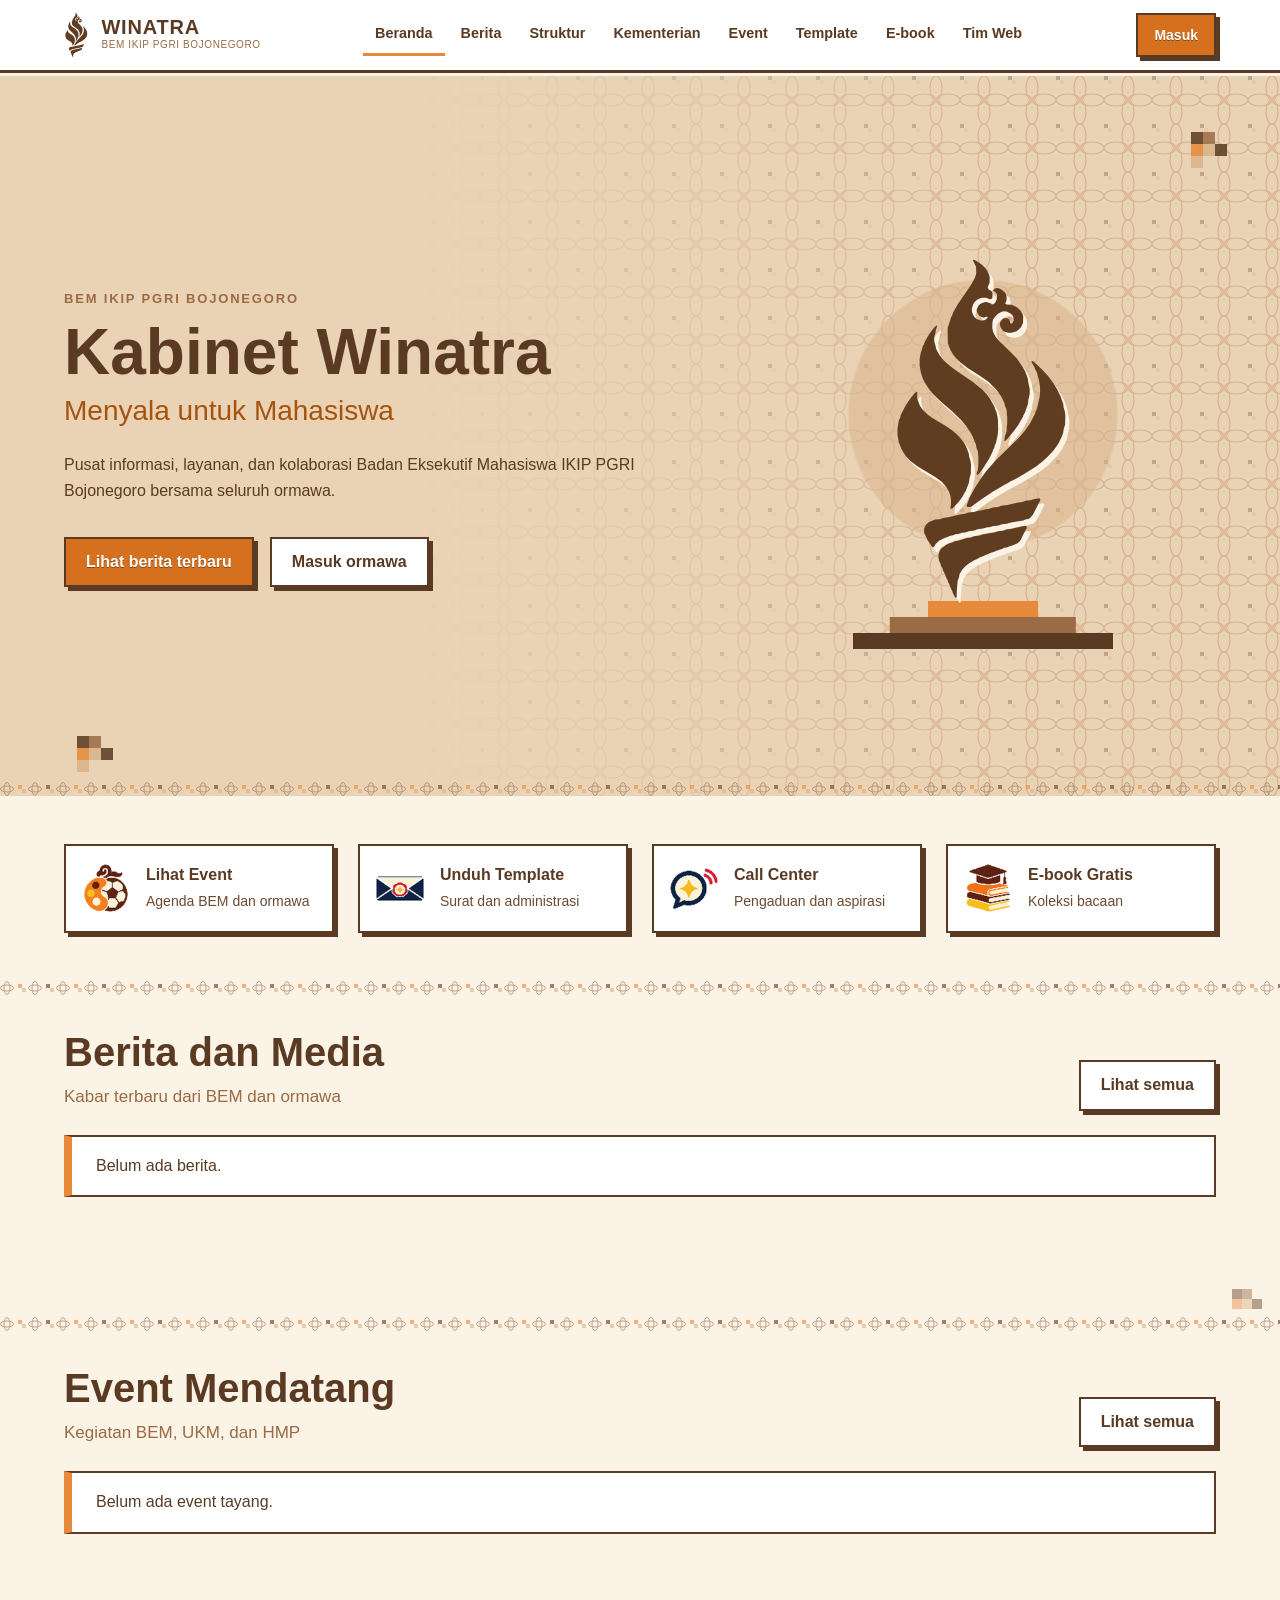
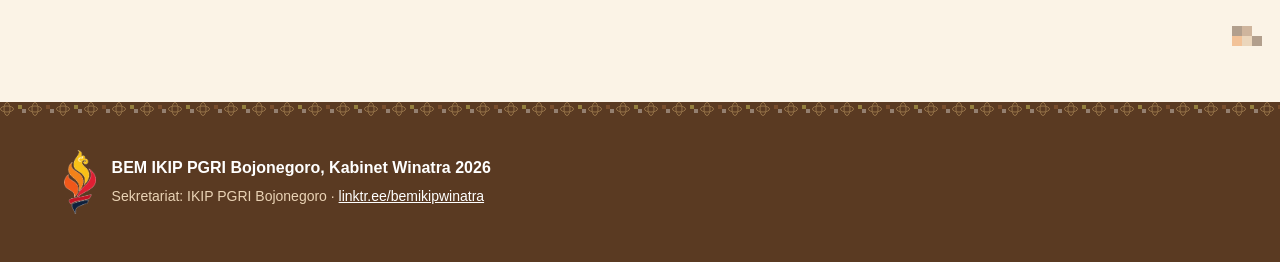
<file: index.html>
<!doctype html>
<html lang="id">
<head>
<meta charset="utf-8">
<meta name="viewport" content="width=device-width, initial-scale=1, viewport-fit=cover">
<meta name="theme-color" content="#5A3A22">
<title>BEM IKIP PGRI Bojonegoro | Kabinet Winatra</title>
<link rel="icon" href="favicon.png">
<link href="https://cdn.jsdelivr.net/npm/bootstrap@5.3.3/dist/css/bootstrap.min.css" rel="stylesheet">
<link href="https://cdn.jsdelivr.net/npm/bootstrap-icons@1.11.3/font/bootstrap-icons.min.css" rel="stylesheet">
<link href="css/style.css?v=lpj3" rel="stylesheet">
</head>
<body>
<a class="skip" href="#app">Lewati ke konten</a>
<header id="top" class="navbar navbar-expand-lg fixed-top">
 <div class="container">
  <a class="brand" href="#/"><img src="assets/logo/kabinet-winatra-coklat.svg" alt="Logo Kabinet Winatra"><span><b>WINATRA</b><small>BEM IKIP PGRI BOJONEGORO</small></span></a>
  <div class="d-flex align-items-center gap-2 order-lg-3">
   <a class="btn btn-px btn-sm login" href="#/login" id="loginLink">Masuk</a>
   <button class="navbar-toggler" data-bs-toggle="offcanvas" data-bs-target="#oc" aria-label="Buka menu"><i class="bi bi-list"></i></button>
  </div>
  <div class="offcanvas offcanvas-end" id="oc" tabindex="-1" aria-label="Menu">
   <div class="offcanvas-header"><b>Menu</b><button class="btn-close" data-bs-dismiss="offcanvas" aria-label="Tutup"></button></div>
   <nav class="offcanvas-body" id="nav"><a href="#/">Beranda</a><a href="#/berita">Berita</a><a href="#/struktur">Struktur</a><a href="#/kementerian">Kementerian</a><a href="#/event">Event</a><a href="#/template">Template</a><a href="#/ebook">E-book</a><a href="#/tim">Tim Web</a></nav>
  </div>
 </div>
</header>
<div id="demo" hidden>Mode demo: data contoh, belum terhubung ke backend</div>
<main id="app"></main>
<footer class="foot">
 <div class="container d-flex gap-3 align-items-center flex-wrap">
  <img src="assets/logo/kabinet-winatra.png" alt="" height="64">
  <div><b>BEM IKIP PGRI Bojonegoro, Kabinet Winatra 2026</b><p>Sekretariat: IKIP PGRI Bojonegoro &middot; <a href="https://linktr.ee/bemikipwinatra">linktr.ee/bemikipwinatra</a></p></div>
 </div>
</footer>
<button id="up" aria-label="Kembali ke atas"><i class="bi bi-arrow-up"></i></button>
<div class="modal fade" id="m" tabindex="-1" aria-labelledby="mt" aria-hidden="true"><div class="modal-dialog modal-dialog-centered modal-dialog-scrollable"><div class="modal-content"><div class="modal-header"><h2 class="modal-title" id="mt"></h2><button class="btn-close" data-bs-dismiss="modal" aria-label="Tutup"></button></div><div class="modal-body" id="mb"></div><div class="modal-footer" id="mf"></div></div></div></div>
<div class="toast-container" id="tc"></div>
<script src="https://cdn.jsdelivr.net/npm/bootstrap@5.3.3/dist/js/bootstrap.bundle.min.js"></script>
<script src="js/config.js?v=lpj3"></script>
<script src="js/demo-data.js?v=lpj3"></script>
<script src="js/app.js?v=lpj3"></script>
</body>
</html>
</file>
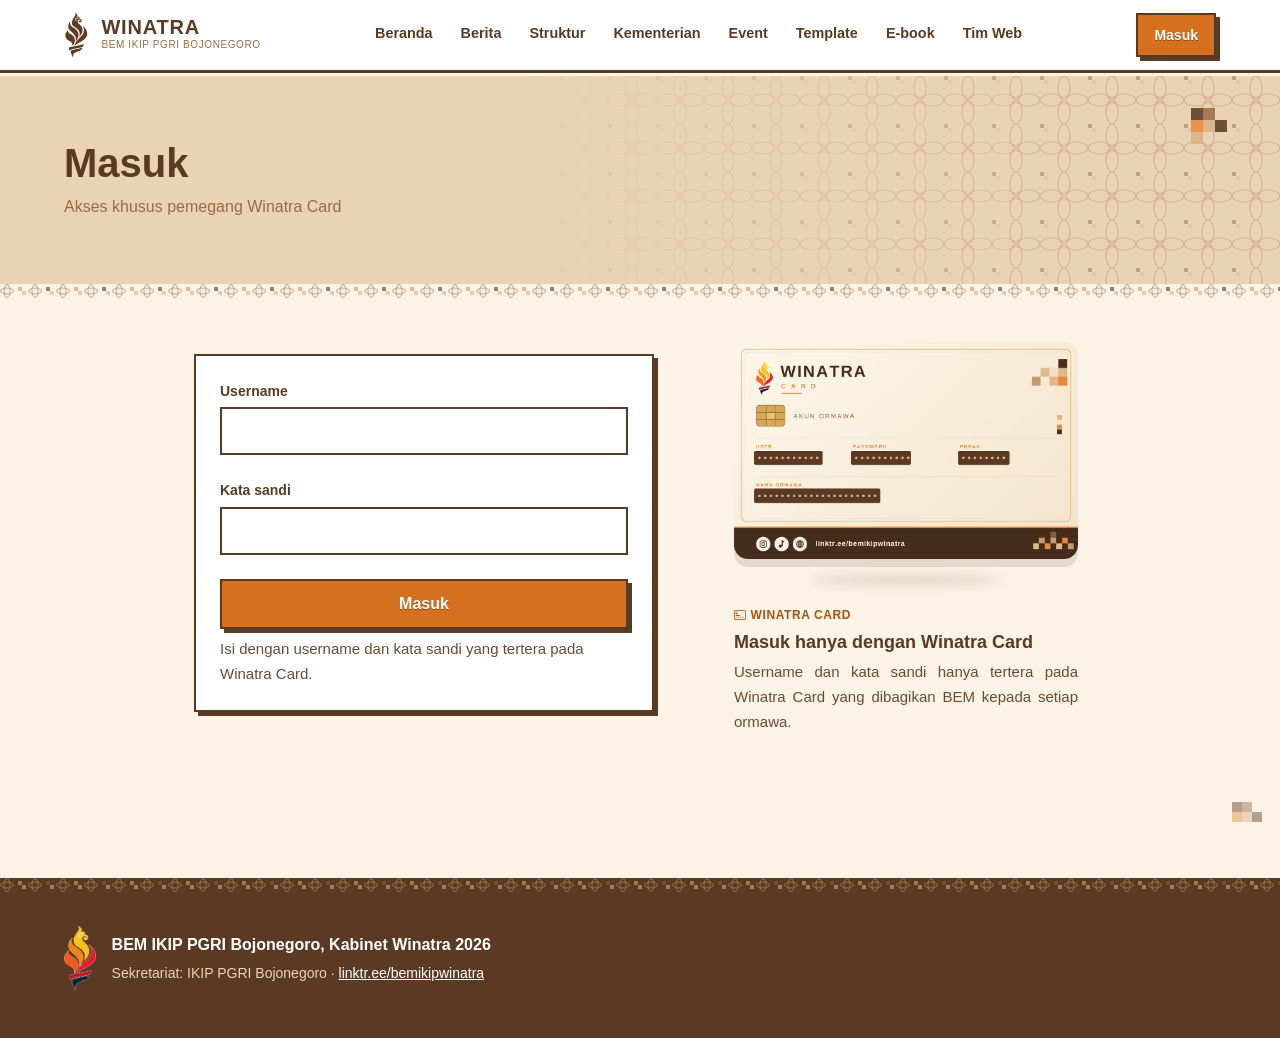
<file: admin.html>
<!doctype html>
<html lang="id">
<head>
<meta charset="utf-8">
<meta name="viewport" content="width=device-width, initial-scale=1, viewport-fit=cover">
<meta name="theme-color" content="#5A3A22">
<title>Dasbor Admin | Kabinet Winatra</title>
<link rel="icon" href="favicon.png"><meta name="robots" content="noindex">
<link href="https://cdn.jsdelivr.net/npm/bootstrap@5.3.3/dist/css/bootstrap.min.css" rel="stylesheet">
<link href="https://cdn.jsdelivr.net/npm/bootstrap-icons@1.11.3/font/bootstrap-icons.min.css" rel="stylesheet">
<link href="css/style.css?v=lpj3" rel="stylesheet">
</head>
<body data-page="dash-admin">
<a class="skip" href="#app">Lewati ke konten</a>
<header id="top" class="navbar fixed-top"><div class="container">
 <a class="brand" href="index.html"><img src="assets/logo/kabinet-winatra-coklat.svg" alt="Logo Kabinet Winatra"><span><b>WINATRA</b><small>DASBOR ADMIN</small></span></a>
 <div class="d-flex gap-2"><a class="btn-px alt btn-sm" href="index.html"><i class="bi bi-house"></i> Beranda</a><button class="btn-px dark btn-sm" data-act="logout"><i class="bi bi-box-arrow-right"></i> Keluar</button></div>
</div></header>
<div id="demo" hidden>Mode demo: data contoh, belum terhubung ke backend</div>
<main id="app"></main>
<button id="up" aria-label="Kembali ke atas"><i class="bi bi-arrow-up"></i></button>
<div class="modal fade" id="m" tabindex="-1" aria-labelledby="mt" aria-hidden="true"><div class="modal-dialog modal-dialog-centered modal-dialog-scrollable"><div class="modal-content"><div class="modal-header"><h2 class="modal-title" id="mt"></h2><button class="btn-close" data-bs-dismiss="modal" aria-label="Tutup"></button></div><div class="modal-body" id="mb"></div><div class="modal-footer" id="mf"></div></div></div></div>
<div class="toast-container" id="tc"></div>
<script src="https://cdn.jsdelivr.net/npm/bootstrap@5.3.3/dist/js/bootstrap.bundle.min.js"></script>
<script src="js/config.js?v=lpj3"></script>
<script src="js/demo-data.js?v=lpj3"></script>
<script src="js/app.js?v=lpj3"></script>
</body>
</html>
</file>
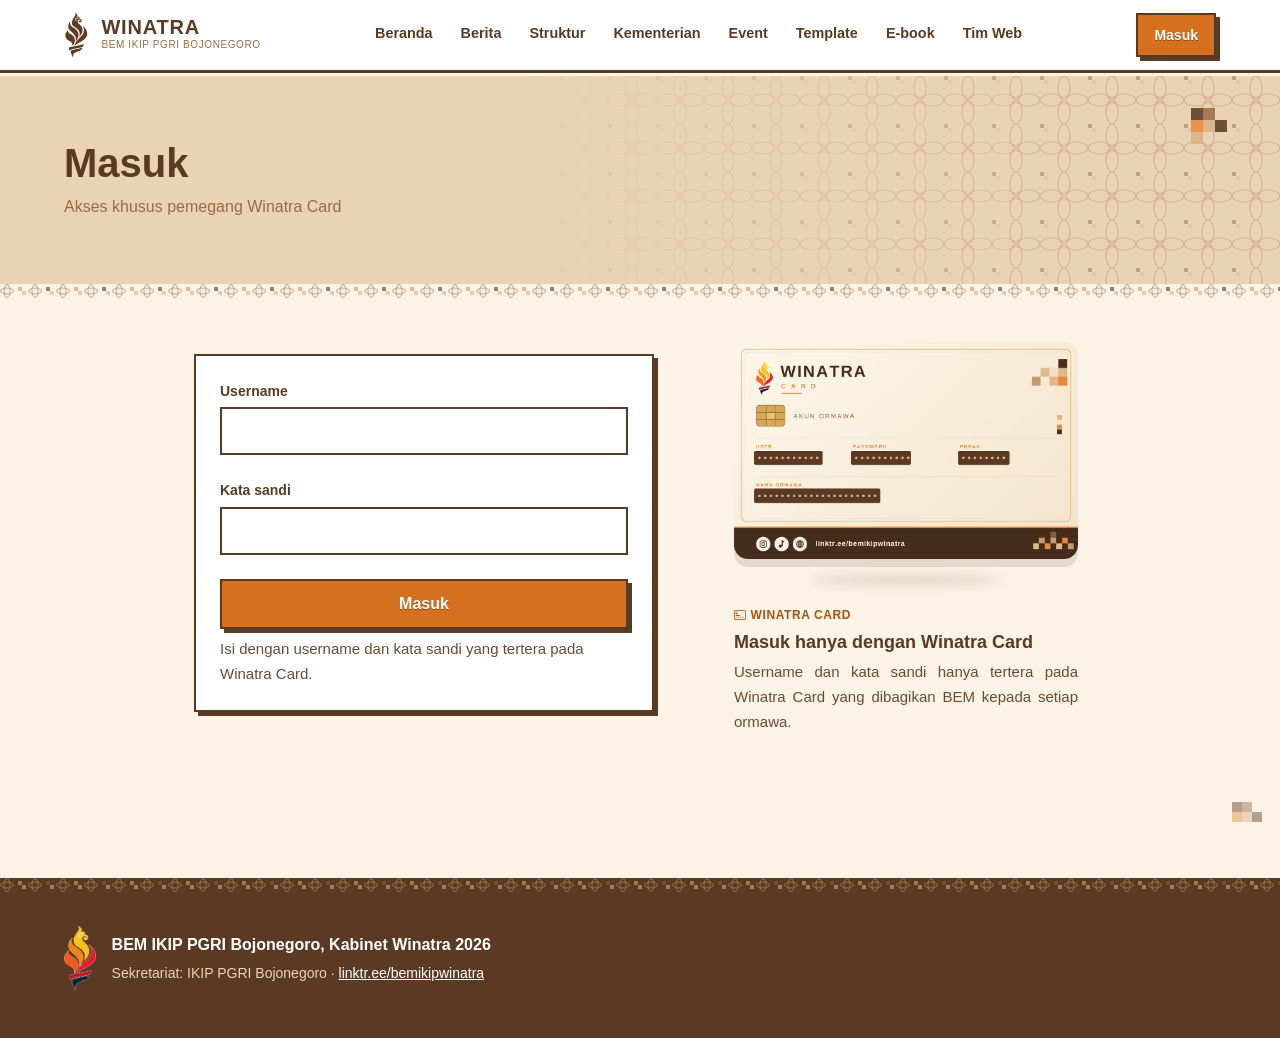
<file: kemahasiswaan.html>
<!doctype html>
<html lang="id">
<head>
<meta charset="utf-8">
<meta name="viewport" content="width=device-width, initial-scale=1, viewport-fit=cover">
<meta name="theme-color" content="#5A3A22">
<title>Dasbor Kemahasiswaan | Kabinet Winatra</title>
<link rel="icon" href="favicon.png"><meta name="robots" content="noindex">
<link href="https://cdn.jsdelivr.net/npm/bootstrap@5.3.3/dist/css/bootstrap.min.css" rel="stylesheet">
<link href="https://cdn.jsdelivr.net/npm/bootstrap-icons@1.11.3/font/bootstrap-icons.min.css" rel="stylesheet">
<link href="css/style.css?v=lpj3" rel="stylesheet">
</head>
<body data-page="dash-kemahasiswaan">
<a class="skip" href="#app">Lewati ke konten</a>
<header id="top" class="navbar fixed-top"><div class="container">
 <a class="brand" href="index.html"><img src="assets/logo/kabinet-winatra-coklat.svg" alt="Logo Kabinet Winatra"><span><b>WINATRA</b><small>DASBOR KEMAHASISWAAN</small></span></a>
 <div class="d-flex gap-2"><a class="btn-px alt btn-sm" href="index.html"><i class="bi bi-house"></i> Beranda</a><button class="btn-px dark btn-sm" data-act="logout"><i class="bi bi-box-arrow-right"></i> Keluar</button></div>
</div></header>
<div id="demo" hidden>Mode demo: data contoh, belum terhubung ke backend</div>
<main id="app"></main>
<button id="up" aria-label="Kembali ke atas"><i class="bi bi-arrow-up"></i></button>
<div class="modal fade" id="m" tabindex="-1" aria-labelledby="mt" aria-hidden="true"><div class="modal-dialog modal-dialog-centered modal-dialog-scrollable"><div class="modal-content"><div class="modal-header"><h2 class="modal-title" id="mt"></h2><button class="btn-close" data-bs-dismiss="modal" aria-label="Tutup"></button></div><div class="modal-body" id="mb"></div><div class="modal-footer" id="mf"></div></div></div></div>
<div class="toast-container" id="tc"></div>
<script src="https://cdn.jsdelivr.net/npm/bootstrap@5.3.3/dist/js/bootstrap.bundle.min.js"></script>
<script src="js/config.js?v=lpj3"></script>
<script src="js/demo-data.js?v=lpj3"></script>
<script src="js/app.js?v=lpj3"></script>
</body>
</html>
</file>
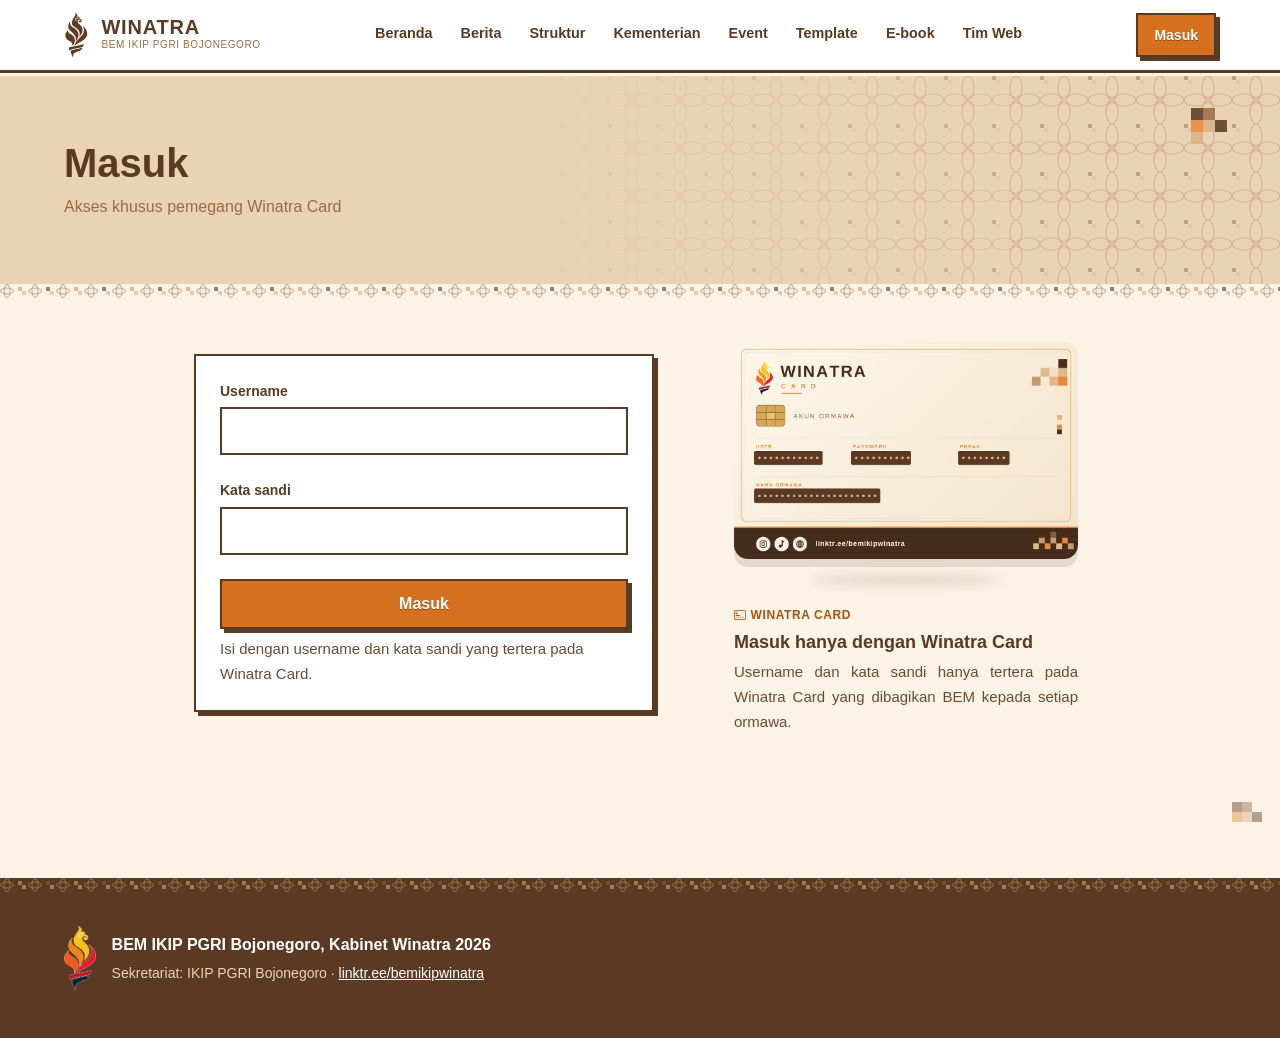
<file: ormawa.html>
<!doctype html>
<html lang="id">
<head>
<meta charset="utf-8">
<meta name="viewport" content="width=device-width, initial-scale=1, viewport-fit=cover">
<meta name="theme-color" content="#5A3A22">
<title>Dasbor Ormawa | Kabinet Winatra</title>
<link rel="icon" href="favicon.png"><meta name="robots" content="noindex">
<link href="https://cdn.jsdelivr.net/npm/bootstrap@5.3.3/dist/css/bootstrap.min.css" rel="stylesheet">
<link href="https://cdn.jsdelivr.net/npm/bootstrap-icons@1.11.3/font/bootstrap-icons.min.css" rel="stylesheet">
<link href="css/style.css?v=lpj3" rel="stylesheet">
</head>
<body data-page="dash-ormawa">
<a class="skip" href="#app">Lewati ke konten</a>
<header id="top" class="navbar fixed-top"><div class="container">
 <a class="brand" href="index.html"><img src="assets/logo/kabinet-winatra-coklat.svg" alt="Logo Kabinet Winatra"><span><b>WINATRA</b><small>DASBOR ORMAWA</small></span></a>
 <div class="d-flex gap-2"><a class="btn-px alt btn-sm" href="index.html"><i class="bi bi-house"></i> Beranda</a><button class="btn-px dark btn-sm" data-act="logout"><i class="bi bi-box-arrow-right"></i> Keluar</button></div>
</div></header>
<div id="demo" hidden>Mode demo: data contoh, belum terhubung ke backend</div>
<main id="app"></main>
<button id="up" aria-label="Kembali ke atas"><i class="bi bi-arrow-up"></i></button>
<div class="modal fade" id="m" tabindex="-1" aria-labelledby="mt" aria-hidden="true"><div class="modal-dialog modal-dialog-centered modal-dialog-scrollable"><div class="modal-content"><div class="modal-header"><h2 class="modal-title" id="mt"></h2><button class="btn-close" data-bs-dismiss="modal" aria-label="Tutup"></button></div><div class="modal-body" id="mb"></div><div class="modal-footer" id="mf"></div></div></div></div>
<div class="toast-container" id="tc"></div>
<script src="https://cdn.jsdelivr.net/npm/bootstrap@5.3.3/dist/js/bootstrap.bundle.min.js"></script>
<script src="js/config.js?v=lpj3"></script>
<script src="js/demo-data.js?v=lpj3"></script>
<script src="js/app.js?v=lpj3"></script>
</body>
</html>
</file>
<file: css/style.css>
:root{--brown:#5A3A22;--mid:#9A6B45;--orange:#E8893A;--tan:#D9B38A;--light:#EAD3B5;--cream:#FBF3E6;--white:#fff;--red:#B8332E;--green:#2F7D4F;--s1:8px;--s2:16px;--s3:24px;--s4:32px;--s6:48px;--s8:64px;--s12:96px;--sh:4px 4px 0 var(--brown);--nav:72px;--bs-body-font-family:Arial,Helvetica,sans-serif}
html{scroll-behavior:smooth}
body{font-family:Arial,Helvetica,sans-serif;background:var(--cream);color:var(--brown);line-height:1.65;padding-top:var(--nav);overflow-x:hidden}
.container{padding-inline:20px;max-width:1200px}@media(min-width:768px){.container{padding-inline:24px}}
a{color:var(--brown)}p{max-width:68ch}
:focus-visible{outline:3px solid var(--brown);outline-offset:3px;box-shadow:0 0 0 6px var(--orange)}
.skip{position:fixed;left:16px;top:-80px;z-index:2000;background:var(--brown);color:#fff;padding:8px 16px}.skip:focus{top:8px}
/* navbar */
#top{background:var(--white);border-bottom:3px solid var(--brown);padding:12px 0;transition:padding .25s,box-shadow .25s}
#top.sm{padding:4px 0;box-shadow:0 4px 0 rgba(90,58,34,.15)}
.brand{display:flex;gap:12px;align-items:center;text-decoration:none}.brand img{height:48px;transition:height .25s}#top.sm .brand img{height:38px}
.brand b{display:block;color:var(--brown);font-size:1.25rem;line-height:1;letter-spacing:.04em}.brand small{font-size:.625rem;color:var(--mid);letter-spacing:.06em}
.navbar-toggler{border:2px solid var(--brown);border-radius:0;min-width:44px;min-height:44px;font-size:1.5rem;line-height:1;padding:0;background:none;color:var(--brown)}
#nav{display:flex;flex-direction:column;gap:4px}#nav a{text-decoration:none;padding:12px 8px;font-weight:700;border-left:4px solid transparent;min-height:44px}#nav a.on{border-color:var(--orange);background:var(--cream)}
.offcanvas{background:var(--white);--bs-offcanvas-width:min(82vw,320px);border-left:3px solid var(--brown)}
@media(min-width:992px){.offcanvas{position:static;visibility:visible!important;transform:none!important;border:0;width:auto;background:none;flex-grow:1}.offcanvas-header{display:none}.offcanvas-body{padding:0}#nav{flex-direction:row;justify-content:center;gap:4px}#nav a{padding:8px 12px;border-left:0;border-bottom:3px solid transparent;min-height:0;font-size:.9rem;background:none!important}#nav a.on{border-color:var(--orange)}#nav a:hover{border-color:var(--tan)}.navbar-toggler{display:none}}
/* buttons */
.btn-px,.btn-px:hover{display:inline-flex;align-items:center;justify-content:center;gap:8px;min-height:44px;padding:10px 20px;border:2px solid var(--brown);border-radius:0;background:var(--orange);color:var(--brown);font-weight:700;box-shadow:var(--sh);text-decoration:none;transition:transform .12s,box-shadow .12s}
.btn-px:hover{transform:translate(-2px,-2px);box-shadow:6px 6px 0 var(--brown);color:var(--brown)}.btn-px:active{transform:translate(3px,3px);box-shadow:1px 1px 0 var(--brown)}
.btn-px.alt{background:var(--white)}.btn-px.dark{background:var(--brown);color:#fff}.btn-px.dark:hover{color:#fff}.btn-px.del{background:var(--red);color:#fff;border-color:var(--brown)}.btn-px.del:hover{color:#fff}.btn-px.sm{min-height:44px;padding:6px 14px;font-size:.875rem;box-shadow:3px 3px 0 var(--brown)}
/* demo bar */
#demo{position:fixed;z-index:1029;top:var(--nav);left:50%;transform:translateX(-50%);background:var(--brown);color:#fff;font-size:.75rem;padding:2px 12px;white-space:nowrap}
/* layout */
.sec{padding:var(--s6) 0}@media(min-width:768px){.sec{padding:var(--s12) 0}}
.sec h2,.ph h1{font-size:clamp(1.75rem,3.5vw,2.5rem);line-height:1.15;margin:0 0 var(--s1);font-weight:700}
.sub{color:var(--mid);font-size:1.0625rem;margin:0 0 var(--s4)}
.bar{display:flex;justify-content:space-between;align-items:flex-end;gap:var(--s2);flex-wrap:wrap;margin-bottom:var(--s3)}
.ph{background:var(--light);padding:var(--s6) 0;position:relative;overflow:hidden}@media(min-width:768px){.ph{padding:var(--s8) 0}}
.ph p{margin:0;color:var(--mid)}
.grid{display:grid;gap:var(--s3);grid-template-columns:1fr}.g2,.g3,.g4{}
@media(min-width:576px){.g4,.g3,.g2{grid-template-columns:repeat(2,1fr)}}@media(min-width:992px){.g3{grid-template-columns:repeat(3,1fr)}.g4{grid-template-columns:repeat(4,1fr)}}
/* pixels */
.pxb{position:absolute;width:12px;height:12px;background:var(--brown);box-shadow:12px 0 0 var(--mid),0 12px 0 var(--orange),12px 12px 0 var(--tan),24px 12px 0 var(--brown),0 24px 0 var(--tan);opacity:.85;animation:fl 7s ease-in-out infinite;pointer-events:none}
@keyframes fl{50%{transform:translateY(-6px)}}
/* hero */
.hero{position:relative;overflow:hidden;background:var(--light);padding:var(--s6) 0 var(--s8)}
@media(min-width:992px){.hero{min-height:min(80vh,720px);display:flex;align-items:center;padding:var(--s8) 0}}
.hero .pxb.a{left:6%;bottom:48px}.hero .pxb.b{right:6%;top:56px;animation-delay:-3s}
.eyebrow{font-size:.8125rem;font-weight:700;letter-spacing:.14em;color:var(--mid)}
.hero h1{font-size:clamp(2.25rem,6vw,4rem);line-height:1.05;margin:var(--s1) 0 0;font-weight:700}
.hero h2{font-size:clamp(1.25rem,3vw,1.75rem);color:#A5530F;margin:var(--s1) 0 var(--s3)}
.hero p{margin-bottom:var(--s4)}.cta{display:flex;gap:var(--s2);flex-wrap:wrap}.cta .btn-px{flex:1 1 200px}@media(min-width:576px){.cta .btn-px{flex:0 0 auto}}
.stage{position:relative;display:grid;place-items:center;padding:var(--s3) 0 var(--s6)}
.stage img{position:relative;z-index:2;height:clamp(220px,42vh,420px);width:auto;filter:drop-shadow(6px 8px 0 rgba(90,58,34,.18));animation:fl 6s ease-in-out infinite}
.stage i{position:absolute;bottom:var(--s1);left:50%;transform:translateX(-50%);background:var(--brown);height:16px}
.stage i:nth-child(1){width:min(70%,300px);bottom:0}.stage i:nth-child(2){width:min(50%,210px);bottom:16px;background:var(--mid)}.stage i:nth-child(3){width:min(30%,120px);bottom:32px;background:var(--orange)}
.stage:before{content:"";position:absolute;inset:8% 8% 14%;background:radial-gradient(circle,var(--tan) 0 55%,transparent 56%);opacity:.55}
/* cards */
.card{border:2px solid var(--brown);border-radius:0;background:var(--white);box-shadow:var(--sh);padding:var(--s3);display:flex;flex-direction:column;gap:var(--s1);text-decoration:none;color:var(--brown);height:100%;transition:transform .15s,box-shadow .15s}
a.card:hover,.card.hv:hover{transform:translate(-3px,-3px);box-shadow:7px 7px 0 var(--brown)}
.card h3{font-size:1.125rem;margin:0;line-height:1.3;font-weight:700}.card p{margin:0;font-size:.9375rem;color:#6B4A30}
.card .im{aspect-ratio:16/9;background:var(--light);margin:calc(var(--s3)*-1) calc(var(--s3)*-1) var(--s1);overflow:hidden;border-bottom:2px solid var(--brown)}.card .im.t{aspect-ratio:3/4}.card .im img{width:100%;height:100%;object-fit:cover;display:block}
.tag{font-size:.75rem;font-weight:700;color:#A5530F;letter-spacing:.05em;text-transform:uppercase}
.quick{display:flex;flex-direction:row;align-items:center;gap:var(--s2);padding:var(--s2)}.quick img{height:48px;width:48px;object-fit:contain}.quick small{color:#6B4A30}
.kimg{height:96px;width:auto;object-fit:contain;align-self:flex-start}
.chips{display:flex;gap:var(--s1);flex-wrap:wrap;margin-bottom:var(--s3)}.chip{min-height:44px;border:2px solid var(--brown);background:var(--white);padding:6px 16px;font-weight:700;color:var(--brown)}.chip.on{background:var(--brown);color:#fff}
.note{background:var(--white);border:2px solid var(--brown);border-left:8px solid var(--orange);padding:var(--s2) var(--s3);margin:var(--s3) 0}
.badge{display:inline-block;padding:2px 10px;font-size:.75rem;font-weight:700;background:var(--tan);border-radius:0;color:var(--brown)}.badge.Tayang,.badge.Diterima{background:var(--green);color:#fff}.badge.Revisi{background:var(--red);color:#fff}
/* flow */
.flow{display:grid;gap:var(--s3);counter-reset:s}@media(min-width:992px){.flow{grid-template-columns:repeat(5,1fr)}}
.st{background:var(--white);border:2px solid var(--brown);padding:var(--s3);position:relative;box-shadow:var(--sh)}.st:last-child{background:var(--brown);color:#fff}.st p{margin:0;font-size:.9rem}
.n{display:inline-grid;place-items:center;width:36px;height:36px;background:var(--orange);color:var(--brown);font-weight:700;margin-bottom:var(--s1);border:2px solid var(--brown)}
/* org chart */
.org{display:flex;flex-direction:column;align-items:center;gap:var(--s4)}.org .row2{display:flex;flex-wrap:wrap;gap:var(--s3);justify-content:center;position:relative;width:100%}
.nd{background:var(--white);border:2px solid var(--brown);box-shadow:var(--sh);padding:var(--s2);text-align:center;width:220px;max-width:100%;text-decoration:none;color:var(--brown);position:relative;display:block}.nd.dk{background:var(--brown);color:#fff}.nd.or{background:var(--orange)}.nd img{height:64px;display:block;margin:0 auto var(--s1)}.nd small{display:block;opacity:.9}
.org>*+*::before{content:"";position:absolute;left:50%;top:-32px;width:3px;height:32px;background:var(--brown)}.org>*{position:relative}
.org .kids .nd::before{content:"";position:absolute;left:50%;top:-16px;width:3px;height:16px;background:var(--brown)}
@media(min-width:992px){.org .kids{flex-wrap:nowrap}.org .kids::before{content:"";position:absolute;top:-16px;left:11%;right:11%;height:3px;background:var(--brown)}.org .kids .nd{width:100%;max-width:220px}}
/* modal */
.modal-content{border:3px solid var(--brown);border-radius:0;box-shadow:8px 8px 0 var(--brown);background:var(--cream)}
.modal-header,.modal-footer{border-color:var(--tan)}.modal-title{font-size:1.25rem;font-weight:700}
.modal-backdrop.show{opacity:.45;backdrop-filter:blur(4px)}.modal-backdrop{background:var(--brown)}
.modal.fade .modal-dialog{transform:translateY(16px) scale(.96);transition:transform .28s cubic-bezier(.2,.8,.2,1)}.modal.show .modal-dialog{transform:none}
@media(max-width:575px){.modal-dialog{margin:0;align-items:flex-end;min-height:100%}.modal-content{max-height:92vh;box-shadow:none}.modal.fade .modal-dialog{transform:translateY(100%)}.modal-dialog-scrollable .modal-content{max-height:92vh}}
/* forms */
label{display:grid;gap:4px;font-weight:700;font-size:.875rem;margin-bottom:var(--s2)}
.form-control,.form-select{border:2px solid var(--brown);border-radius:0;min-height:48px;font-size:1rem;background:var(--white);color:var(--brown)}textarea.form-control{min-height:100px}
/* toast */
.toast-container{position:fixed;z-index:2000;bottom:16px;left:16px;right:16px;display:flex;flex-direction:column;align-items:center;gap:8px;pointer-events:none}
.toast{pointer-events:auto;border:2px solid var(--brown);border-radius:0;box-shadow:var(--sh);background:var(--white);color:var(--brown);width:min(420px,100%)}.toast .tb{display:flex;gap:12px;align-items:center;padding:12px 16px}.toast.ok{border-left:10px solid var(--green)}.toast.er{border-left:10px solid var(--red)}.toast i{font-size:1.25rem}
/* dash */
.dash{display:grid;gap:var(--s3)}@media(min-width:992px){.dash{grid-template-columns:220px 1fr;align-items:start}}
.side{display:flex;gap:var(--s1);overflow-x:auto;padding-bottom:6px}@media(min-width:992px){.side{flex-direction:column;overflow:visible;position:sticky;top:96px}}.side .chip{white-space:nowrap;text-align:left}
.stats{display:grid;grid-template-columns:repeat(auto-fit,minmax(130px,1fr));gap:var(--s2);margin-bottom:var(--s3)}.stats .card{padding:var(--s2)}.stats b{font-size:1.75rem;line-height:1}
.tbl{width:100%;border-collapse:collapse;background:var(--white);border:2px solid var(--brown)}.tbl th{background:var(--brown);color:#fff;padding:12px;text-align:left}.tbl td{padding:12px;border-bottom:1px solid var(--light);vertical-align:top}
@media(max-width:767px){.tbl thead{display:none}.tbl,.tbl tbody,.tbl tr,.tbl td{display:block}.tbl{border:0;background:none}.tbl tr{background:var(--white);border:2px solid var(--brown);box-shadow:3px 3px 0 var(--brown);margin-bottom:var(--s2);padding:8px}.tbl td{border:0;padding:6px 8px}.tbl td[data-l]::before{content:attr(data-l);display:block;font-size:.7rem;font-weight:700;text-transform:uppercase;color:var(--mid)}}
.acts{display:flex;gap:8px;flex-wrap:wrap}
/* footer, up, misc */
.foot{background:var(--brown);color:#fff;padding:var(--s6) 0;margin-top:var(--s6)}.foot p{margin:4px 0 0;color:var(--light);font-size:.875rem}.foot a{color:#fff}
#up{position:fixed;right:20px;bottom:calc(20px + env(safe-area-inset-bottom));width:48px;height:48px;border:2px solid var(--brown);background:var(--orange);box-shadow:3px 3px 0 var(--brown);opacity:0;pointer-events:none;transform:translateY(12px);transition:.25s;z-index:1020}#up.on{opacity:1;pointer-events:auto;transform:none}
.sk{height:200px;background:linear-gradient(90deg,var(--light),var(--cream),var(--light));background-size:200% 100%;animation:sh 1.2s linear infinite;border:2px solid var(--tan)}@keyframes sh{to{background-position:-200% 0}}
.rv{opacity:0;transform:translateY(16px);transition:opacity .5s,transform .5s;transition-delay:calc(var(--i,0)*60ms)}.rv.in{opacity:1;transform:none}
#app>*{animation:pg .28s ease-out}@keyframes pg{from{opacity:0;transform:translateY(12px)}}
.hero .hi{animation:hi .7s cubic-bezier(.2,.8,.2,1) both;animation-delay:calc(var(--i,0)*90ms)}@keyframes hi{from{opacity:0;transform:translateY(20px)}}
.prose{max-width:760px}.prose img{width:100%;border:2px solid var(--brown);margin-bottom:var(--s3)}
@media(prefers-reduced-motion:reduce){*,*::before,*::after{animation:none!important;transition:none!important;scroll-behavior:auto!important}.rv{opacity:1;transform:none}}

.nav-sep{background:var(--tan);height:2px;margin:8px 8px}@media(min-width:992px){.nav-sep{width:2px;height:24px;align-self:center;margin:0 8px}}
@media(min-width:992px){#nav{align-items:center;flex-wrap:nowrap}#nav a{white-space:nowrap;padding:8px 9px;font-size:.85rem}#nav a i{display:none}.brand small{display:none}}
@media(min-width:1200px){#nav a{padding:8px 12px;font-size:.9rem}.brand small{display:block}}

.badge.Ditolak{background:var(--red);color:#fff}.badge.Disetujui{background:var(--green);color:#fff}.badge.Menunggu{background:var(--orange);color:#fff}
@media print{.navbar,#up,#demo,.bar,.noprint,.toast-container,.hero,.page-head .px,.pxb{display:none!important}body{background:#fff;padding:0}main{padding:0!important}.tbl{font-size:11pt}.tbl th{background:#eee!important;color:#000!important}.stats .card{box-shadow:none}.sec{padding:8px 0!important}a{text-decoration:none}}

.det{display:grid;grid-template-columns:max-content 1fr;gap:6px 16px;font-size:.9rem;margin-bottom:12px}.det dt{font-weight:700}.det dd{margin:0}

/* ===== v5: penyempurnaan final ===== */
:root{--nav:68px;--btn:#D4701E}
@media(min-width:992px){:root{--nav:76px}}
#top{padding:10px 0}#top.sm{padding:4px 0}
#top>.container{flex-wrap:nowrap;gap:12px;align-items:center}
.brand{min-width:0;flex:0 1 auto}.brand img{height:40px;width:auto}#top.sm .brand img{height:34px}.brand span{min-width:0}.brand small{white-space:nowrap}
@media(min-width:992px){.brand img{height:50px}#top.sm .brand img{height:38px}}
@media(max-width:459px){.brand small{display:none}.brand b{font-size:1.15rem}}
#top .order-lg-3{margin-left:auto;flex:none}
.btn-px.login{min-height:44px;padding:6px 16px}
.navbar-toggler{flex:none;display:grid;place-items:center}
/* tombol oranye: teks putih */
.btn-px:not(.alt):not(.dark):not(.del),.btn-px:not(.alt):not(.dark):not(.del):hover{background:var(--btn);color:#fff;text-shadow:0 1px 0 rgba(60,35,15,.5)}
.btn-px.alt,.btn-px.alt:hover{color:var(--brown);text-shadow:none}
.n{background:var(--btn);color:#fff}#up{background:var(--btn);color:#fff}#up i{color:#fff}
/* hero */
.hero{padding:calc(var(--s6) + 16px) 0 var(--s6)}
@media(min-width:992px){.hero{padding:var(--s8) 0}}
.stage{padding:var(--s2) 0 var(--s4)}
.stage img{height:clamp(150px,24vh,190px);filter:drop-shadow(4px 5px 0 var(--cream))}
@media(min-width:768px){.stage img{height:clamp(220px,34vh,320px)}}
@media(min-width:992px){.stage img{height:clamp(260px,42vh,420px)}}
.stage:before{inset:4% 14% 14%}.stage i:nth-child(1){width:min(56%,260px)}.stage i:nth-child(2){width:min(40%,190px)}.stage i:nth-child(3){width:min(24%,110px)}
@media(max-width:767px){.hero .col-lg-5{max-width:340px;margin-inline:auto;width:100%}.hero h1{font-size:2.5rem}}
/* foto dan kartu orang */
.ph-w{position:relative;aspect-ratio:4/5;width:var(--pw,96px);background:var(--tan);border:2px solid var(--brown);overflow:hidden;flex:none;box-shadow:3px 3px 0 var(--brown)}
.ph-w span{position:absolute;inset:0;display:grid;place-items:center;font-weight:700;font-size:calc(var(--pw,96px)*.32);color:var(--brown);opacity:.5}
.ph-w img{position:absolute;inset:0;width:100%;height:100%;object-fit:cover;background:var(--tan)}
.pc{display:flex;flex-direction:column;align-items:center;text-align:center;gap:10px;background:var(--white);border:2px solid var(--brown);box-shadow:var(--sh);padding:24px 16px;text-decoration:none;color:var(--brown);position:relative;height:100%}
a.pc:hover{transform:translate(-3px,-3px);box-shadow:7px 7px 0 var(--brown);color:var(--brown)}a.pc.dk:hover{color:#fff}
.pc .pn{font-size:1.25rem;line-height:1.25;font-weight:700;margin-top:4px}.pc .pj{font-size:.9375rem;color:#6B4A30;line-height:1.35}
.pc.lg .pn{font-size:1.5rem}.pc.dk{background:var(--brown);color:#fff}.pc.dk .pj{color:var(--light)}.pc.dk .ph-w{border-color:#fff;box-shadow:3px 3px 0 var(--mid)}
.pc.wp{background:#F3DDBE}.pc .meta{display:flex;align-items:center;gap:8px;font-size:.8125rem;color:#6B4A30;margin-top:auto;padding-top:8px}.pc .meta img{height:28px;width:auto}
.org2{display:flex;flex-direction:column;align-items:center}.org2 .lead{width:min(100%,340px)}
.vl{width:3px;height:32px;background:var(--brown);flex:none}
.lembaga{width:100%;max-width:1000px;border:2px dashed var(--mid);padding:20px;background:rgba(255,255,255,.55)}
.lembaga>b{display:block;text-align:center;margin-bottom:16px;font-size:.8125rem;letter-spacing:.08em;text-transform:uppercase;color:#A5530F}
.row3{display:grid;gap:16px;grid-template-columns:1fr}@media(min-width:768px){.row3{grid-template-columns:repeat(3,1fr)}}
.kids2{display:grid;gap:20px;grid-template-columns:1fr;width:100%}.kc{position:relative}
@media(min-width:576px){.kids2{grid-template-columns:repeat(2,1fr)}}
@media(min-width:992px){.kids2{grid-template-columns:repeat(var(--n,5),1fr);padding-top:32px;position:relative}.kids2::before{content:"";position:absolute;top:0;left:calc(50%/var(--n,5));right:calc(50%/var(--n,5));height:3px;background:var(--brown)}.kc::before{content:"";position:absolute;top:-32px;left:50%;width:3px;height:32px;background:var(--brown);margin-left:-1px}}
/* kementerian */
.kc-top{display:flex;justify-content:space-between;align-items:flex-start;gap:12px}.kc-top .kimg{height:64px}
.mname{font-size:1.375rem;font-weight:700;line-height:1.2}.kname{font-size:1rem;color:#6B4A30;line-height:1.35}
.ldr{display:flex;gap:16px;align-items:center}
.dcard{display:flex;gap:16px;background:var(--white);border:2px solid var(--brown);box-shadow:var(--sh);padding:16px}
.dbody{min-width:0}.dn{display:block;font-size:1.1875rem;line-height:1.25}.dd{display:flex;gap:8px;align-items:center;color:#6B4A30;font-size:.9375rem;margin-top:4px}.dd img{height:24px;width:24px;object-fit:contain;flex:none}
.dbody details{margin-top:10px}.dbody summary{cursor:pointer;font-weight:700;color:#A5530F}.dbody ul{padding-left:20px;margin:8px 0 0;font-size:.9375rem}
@media(max-width:399px){.dcard{flex-direction:column}}
/* dasbor */
.de{border:2px solid var(--tan);padding:12px;margin-bottom:12px;background:var(--white)}.de label{margin-bottom:8px}
@media(max-width:575px){.stats{grid-template-columns:repeat(2,1fr)}.bar{align-items:stretch}.bar .form-control{max-width:none!important}}

h1,h2,h3,h4,h5,h6{color:inherit}
@media(max-width:575px){#top .d-flex .btn-px{padding:6px 14px;min-height:40px;font-size:.875rem}#top .d-flex .btn-px.alt{display:none}}

/* ===== v6: struktur kompak, corak pixel-batik ===== */
:root{--bt:url("data:image/svg+xml,%3Csvg xmlns='http://www.w3.org/2000/svg' width='48' height='48'%3E%3Cg fill='none' stroke='%239A6B45' stroke-width='1.2'%3E%3Cellipse cx='24' cy='12' rx='6' ry='12'/%3E%3Cellipse cx='24' cy='36' rx='6' ry='12'/%3E%3Cellipse cx='12' cy='24' rx='12' ry='6'/%3E%3Cellipse cx='36' cy='24' rx='12' ry='6'/%3E%3C/g%3E%3Crect x='22' y='22' width='4' height='4' fill='%23E8893A'/%3E%3Crect width='4' height='4' fill='%235A3A22'/%3E%3Crect x='4' y='4' width='4' height='4' fill='%23D9B38A'/%3E%3C/svg%3E");--bts:url("data:image/svg+xml,%3Csvg xmlns='http://www.w3.org/2000/svg' width='56' height='14'%3E%3Cg fill='none' stroke='%239A6B45' stroke-width='1'%3E%3Cellipse cx='7' cy='7' rx='3' ry='6.5'/%3E%3Cellipse cx='7' cy='7' rx='6.5' ry='3'/%3E%3Cellipse cx='35' cy='7' rx='3' ry='6.5'/%3E%3Cellipse cx='35' cy='7' rx='6.5' ry='3'/%3E%3C/g%3E%3Crect x='18' y='3' width='4' height='4' fill='%23E8893A'/%3E%3Crect x='22' y='7' width='4' height='4' fill='%23D9B38A'/%3E%3Crect x='46' y='3' width='4' height='4' fill='%235A3A22'/%3E%3Crect x='50' y='7' width='4' height='4' fill='%23D9B38A'/%3E%3C/svg%3E")}
.ph-w{align-self:flex-start;flex:none}
.sec{position:relative}
.sec::before{content:"";position:absolute;left:0;right:0;top:0;height:14px;background:var(--bts) repeat-x;opacity:.6;pointer-events:none}
.sec::after{content:"";position:absolute;right:max(16px,3vw);bottom:18px;width:10px;height:10px;background:var(--brown);box-shadow:10px 0 0 var(--mid),0 10px 0 var(--orange),10px 10px 0 var(--tan),20px 10px 0 var(--brown);opacity:.45;pointer-events:none}
body[data-page^="dash"] .sec::before,body[data-page^="dash"] .sec::after{display:none}
.ph::before{content:"";position:absolute;inset:0 0 0 40%;background:var(--bt);opacity:.3;-webkit-mask-image:linear-gradient(90deg,transparent,#000 75%);mask-image:linear-gradient(90deg,transparent,#000 75%);pointer-events:none}
.ph>.container{position:relative}
.hero::after{content:"";position:absolute;left:0;right:0;bottom:0;height:14px;background:var(--bts) repeat-x;opacity:.6}
.foot{position:relative}.foot::before{content:"";position:absolute;left:0;right:0;top:0;height:14px;background:var(--bts) repeat-x;opacity:.35;filter:brightness(2)}
.hint{background:var(--white);border-left:6px solid var(--orange);padding:10px 14px;font-size:.9rem;margin:0 0 16px}
/* struktur */
.org3{display:flex;flex-direction:column;align-items:center}
.olead{width:min(100%,340px)}.vl.s{height:24px}
.pr{display:flex;align-items:center;gap:12px;background:var(--white);border:2px solid var(--brown);box-shadow:3px 3px 0 var(--brown);padding:10px 12px;text-decoration:none;color:var(--brown);min-width:0;width:100%}
.pr .pt{display:flex;flex-direction:column;min-width:0;flex:1;line-height:1.25}.pr .pt b{font-size:1rem}.pr .pt small{font-size:.8125rem;color:#6B4A30}
.pr .pl{height:34px;width:auto;flex:none}.pr.big .pt b{font-size:1.1875rem}.pr.big .pl{height:40px}
.pr.dk{background:var(--brown);color:#fff}.pr.dk small{color:var(--light)}.pr.dk .ph-w{border-color:#fff;box-shadow:3px 3px 0 var(--mid)}.pr.dk .pl{background:#fff;padding:3px}
.pr.wp{background:#F3DDBE}.pr.flat{border:0;box-shadow:none;padding:0;background:none}
.lemb-x{display:grid;gap:12px;grid-template-columns:1fr;width:100%;max-width:960px;padding:16px;border:2px dashed var(--mid);background:rgba(255,255,255,.55);position:relative}
.lemb>b{grid-column:1/-1;text-align:center;font-size:.75rem;letter-spacing:.08em;text-transform:uppercase;color:#A5530F}
@media(min-width:768px){.lemb{grid-template-columns:repeat(3,1fr)}}
.mn{display:flex;flex-direction:column;gap:12px;background:var(--white);border:2px solid var(--brown);box-shadow:var(--sh);padding:12px;height:100%}
.mh{display:flex;align-items:center;gap:10px;text-decoration:none;color:var(--brown);padding-bottom:10px;border-bottom:2px solid var(--tan)}.mh img{height:40px;width:auto;flex:none}.mh b{font-size:.9375rem;line-height:1.25}
.dl3{list-style:none;margin:0;padding:10px 0 0;display:grid;gap:10px;border-top:2px dashed var(--tan)}
.dl3 li{display:flex;gap:8px;align-items:flex-start}.dl3 img,.dl3 i{height:22px;width:22px;object-fit:contain;flex:none;margin-top:1px}
.dl3 span{display:flex;flex-direction:column;line-height:1.25;min-width:0}.dl3 b{font-size:.9375rem}.dl3 small{font-size:.8125rem;color:#6B4A30}
.kids2 .kc{display:flex}.kids2 .kc>.mn{width:100%}
/* tim web */
.tg{display:flex;flex-direction:column;align-items:center;gap:12px;width:100%}.tg h2{font-size:.875rem;letter-spacing:.1em;text-transform:uppercase;color:#A5530F;margin:0}
.tgl{display:grid;gap:14px;grid-template-columns:minmax(0,320px);justify-content:center;width:100%}
@media(min-width:768px){.tgl{grid-template-columns:repeat(auto-fit,minmax(260px,320px))}}
/* v6.1: jarak aman garis batik */
.sec.pb-0{padding-bottom:var(--s6)!important}
@media(min-width:768px){.sec.pb-0{padding-bottom:var(--s8)!important}}
.hero+.sec::before{display:none}
.sec>.container{position:relative;z-index:1}

/* v6.2 */
.sec.qk{padding-bottom:var(--s4)}
@media(min-width:768px){.sec.qk{padding-bottom:var(--s6)}}
.sec{padding-top:max(var(--s6),32px)}
.sec.qk::after{display:none}

/* v6.2: hero batik, sekretaris di samping wapres, kartu login */
.hero::before{content:"";position:absolute;inset:0 0 0 30%;background:var(--bt);opacity:.3;-webkit-mask-image:linear-gradient(90deg,transparent,#000 70%);mask-image:linear-gradient(90deg,transparent,#000 70%);pointer-events:none}
.hero>.container{position:relative;z-index:1}
.wcard{position:relative;max-width:620px;margin-inline:auto;text-align:center}
.wc-img{width:100%;height:auto;display:block;border-radius:18px;box-shadow:0 14px 0 rgba(90,58,34,.14);animation:wfloat 6s ease-in-out infinite;transform-origin:50% 60%}
.wc-sh{width:60%;height:16px;margin:22px auto 0;border-radius:50%;background:rgba(90,58,34,.18);filter:blur(6px);animation:wsh 6s ease-in-out infinite}
@keyframes wfloat{0%,100%{transform:translateY(0) rotate(-1.5deg)}50%{transform:translateY(-14px) rotate(1deg)}}
@keyframes wsh{0%,100%{transform:scaleX(1);opacity:1}50%{transform:scaleX(.8);opacity:.6}}
.wc-cap{margin-top:24px}.wc-cap h2{font-size:clamp(1.25rem,2.5vw,1.625rem);margin:4px 0 8px}.wc-cap p{margin:0 auto 8px;color:#6B4A30}.wc-cap small{color:var(--mid)}
#loginForm{max-width:460px}
.wcard{padding:14px 12px 0;overflow:hidden}

/* v6.3: kartu login lebih kecil, animasi halus, teks rata kiri-kanan */
.wcard{max-width:360px;text-align:left;padding:10px 8px 0}
.wc-img{border-radius:14px;box-shadow:0 8px 0 rgba(90,58,34,.14);animation:wfloat2 7s ease-in-out infinite}
@keyframes wfloat2{0%,100%{transform:translateY(0) rotate(-.6deg)}50%{transform:translateY(-6px) rotate(.6deg)}}
.wc-sh{width:55%;height:10px;margin-top:16px}
.wc-cap{margin-top:16px}.wc-cap h2{font-size:1.125rem}.wc-cap p{font-size:.9375rem;text-align:justify;text-justify:inter-word;margin:0}
@media(min-width:992px){.wcard{margin-inline:0 auto}}
@media(max-width:991px){.wcard{margin-inline:auto}}

/* v6.4: form dan kartu login sebagai satu grup di tengah */
.lg-wrap{display:flex;flex-wrap:wrap;justify-content:center;align-items:center;gap:40px 72px}
.lg-f{flex:0 1 460px;width:100%;max-width:460px;min-width:0}.lg-c{flex:0 1 360px;width:100%;max-width:360px;min-width:0}
.wcard{margin-inline:auto!important;max-width:100%}

/* v6.5: Sekretaris sejajar Wapres, agak ke bawah, garis siku tersambung */
.wprow{display:flex;flex-direction:column;align-items:center;width:100%}
.sekr{width:min(100%,340px)}
@media(min-width:992px){
 .wprow{display:grid;grid-template-columns:minmax(0,1fr) 340px minmax(0,1fr);align-items:center}
 .wprow .olead{grid-column:2}.sekv{display:none}
 .sekr{grid-column:3;margin-left:48px;width:auto;max-width:300px;position:relative;transform:translateY(36px)}
 .sekr::before{content:"";position:absolute;left:-48px;top:calc(50% - 36px);width:27px;height:36px;border-top:3px solid var(--brown);border-right:3px solid var(--brown);box-sizing:border-box}
 .sekr::after{content:"";position:absolute;left:-24px;top:calc(50% - 1.5px);width:24px;height:3px;background:var(--brown)}}
.vl.tall{height:24px}@media(min-width:992px){.vl.tall{height:60px}}

/* ===== e-book: kartu ringkas ===== */
.books{display:grid;gap:14px;grid-template-columns:repeat(2,minmax(0,1fr))}
@media(min-width:640px){.books{grid-template-columns:repeat(3,minmax(0,1fr));gap:16px}}
@media(min-width:992px){.books{grid-template-columns:repeat(5,minmax(0,1fr));gap:18px}}
@media(min-width:1400px){.books{grid-template-columns:repeat(6,minmax(0,1fr))}}
.bk{padding:10px;gap:6px;box-shadow:3px 3px 0 var(--light)}
.bk .im,.bk .im.t{aspect-ratio:3/4;margin:-10px -10px 8px}
.bk h3{margin:0;font-size:.9375rem;line-height:1.3;display:-webkit-box;-webkit-line-clamp:2;-webkit-box-orient:vertical;overflow:hidden}
.bk p{margin:0;font-size:.8125rem;line-height:1.35;display:-webkit-box;-webkit-line-clamp:1;-webkit-box-orient:vertical;overflow:hidden}
.bk>div:last-child{margin-top:auto;padding-top:4px}
.bk .btn-px{display:block;width:100%;text-align:center;padding:7px 8px;min-height:36px;font-size:.8125rem;box-shadow:2px 2px 0 var(--brown)}

/* ===== proposal & LPJ ===== */
.kt{margin-bottom:var(--s3)}
.tbl-sm{font-size:.8125rem}.tbl-sm th,.tbl-sm td{padding:8px}
.print-t{display:none}
@media print{.print-t{display:block}.kt{display:none!important}.tbl-sm{font-size:9pt}}
</file>
